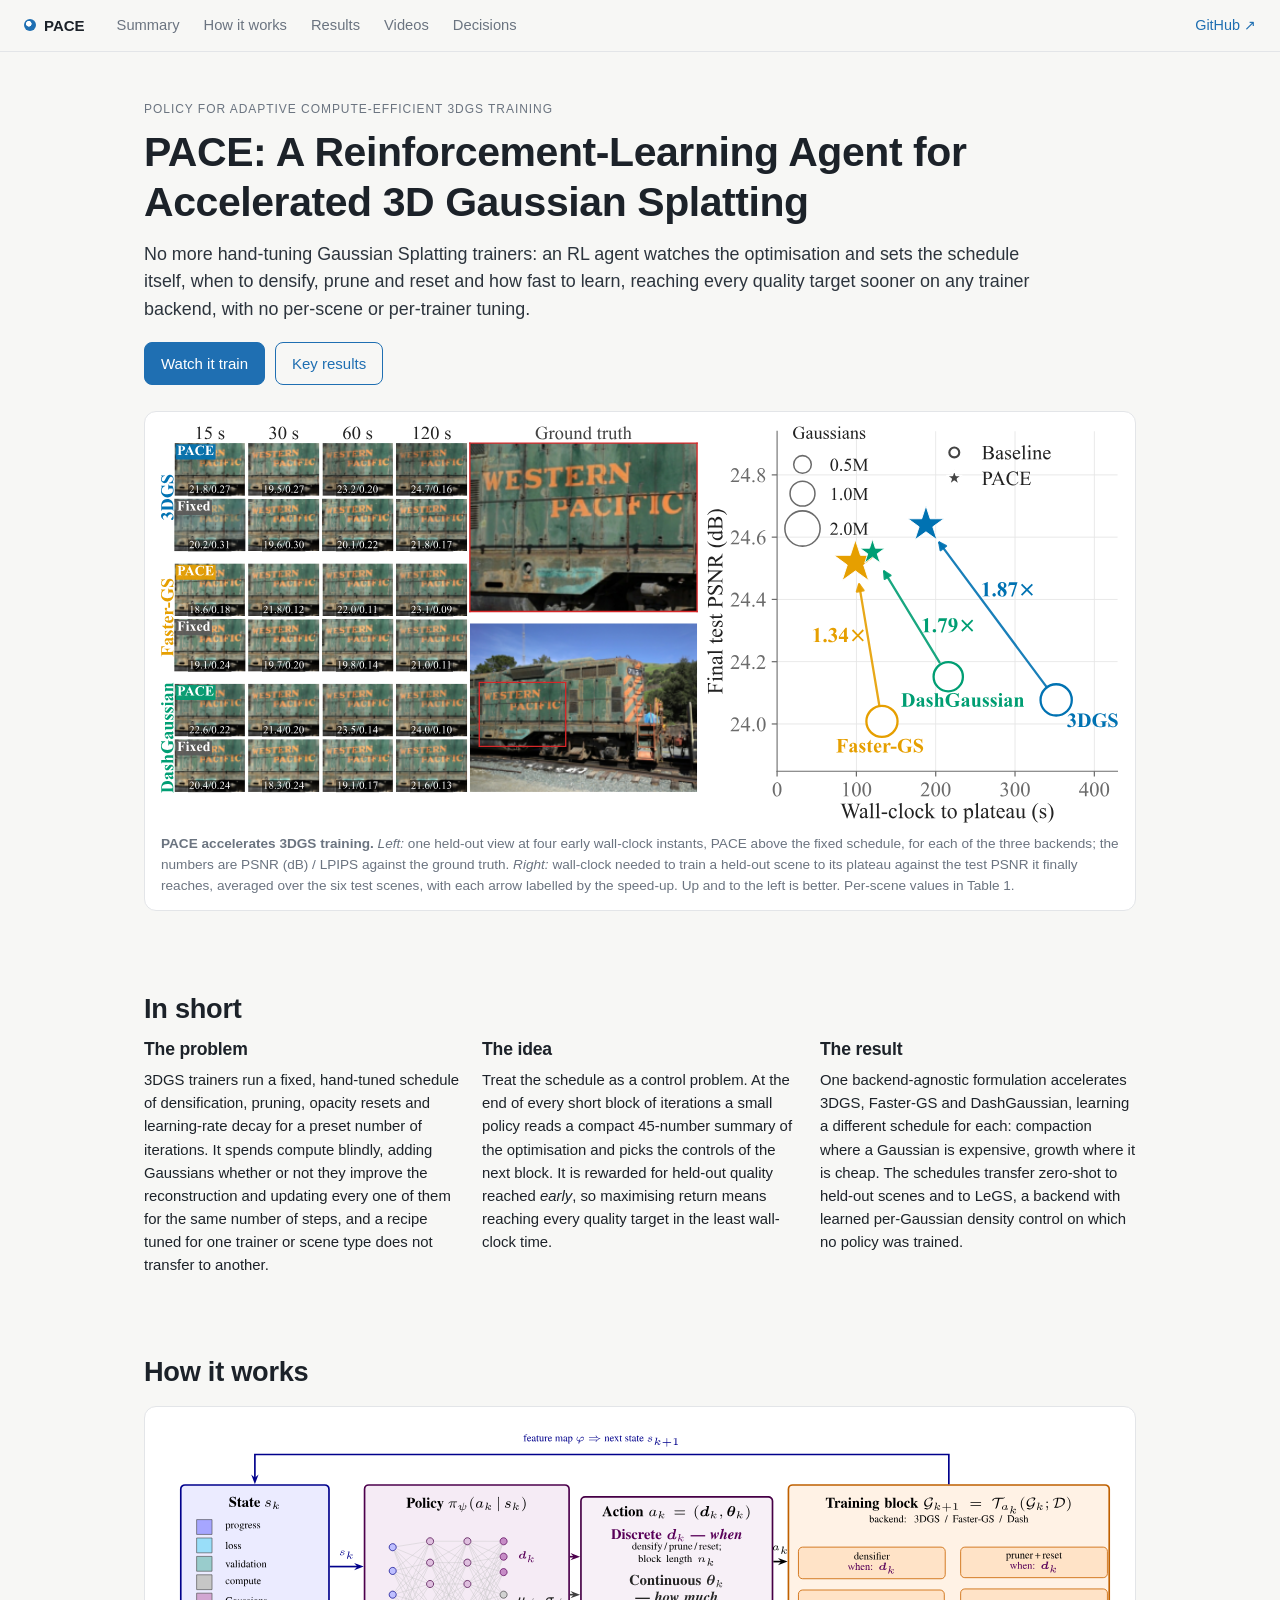
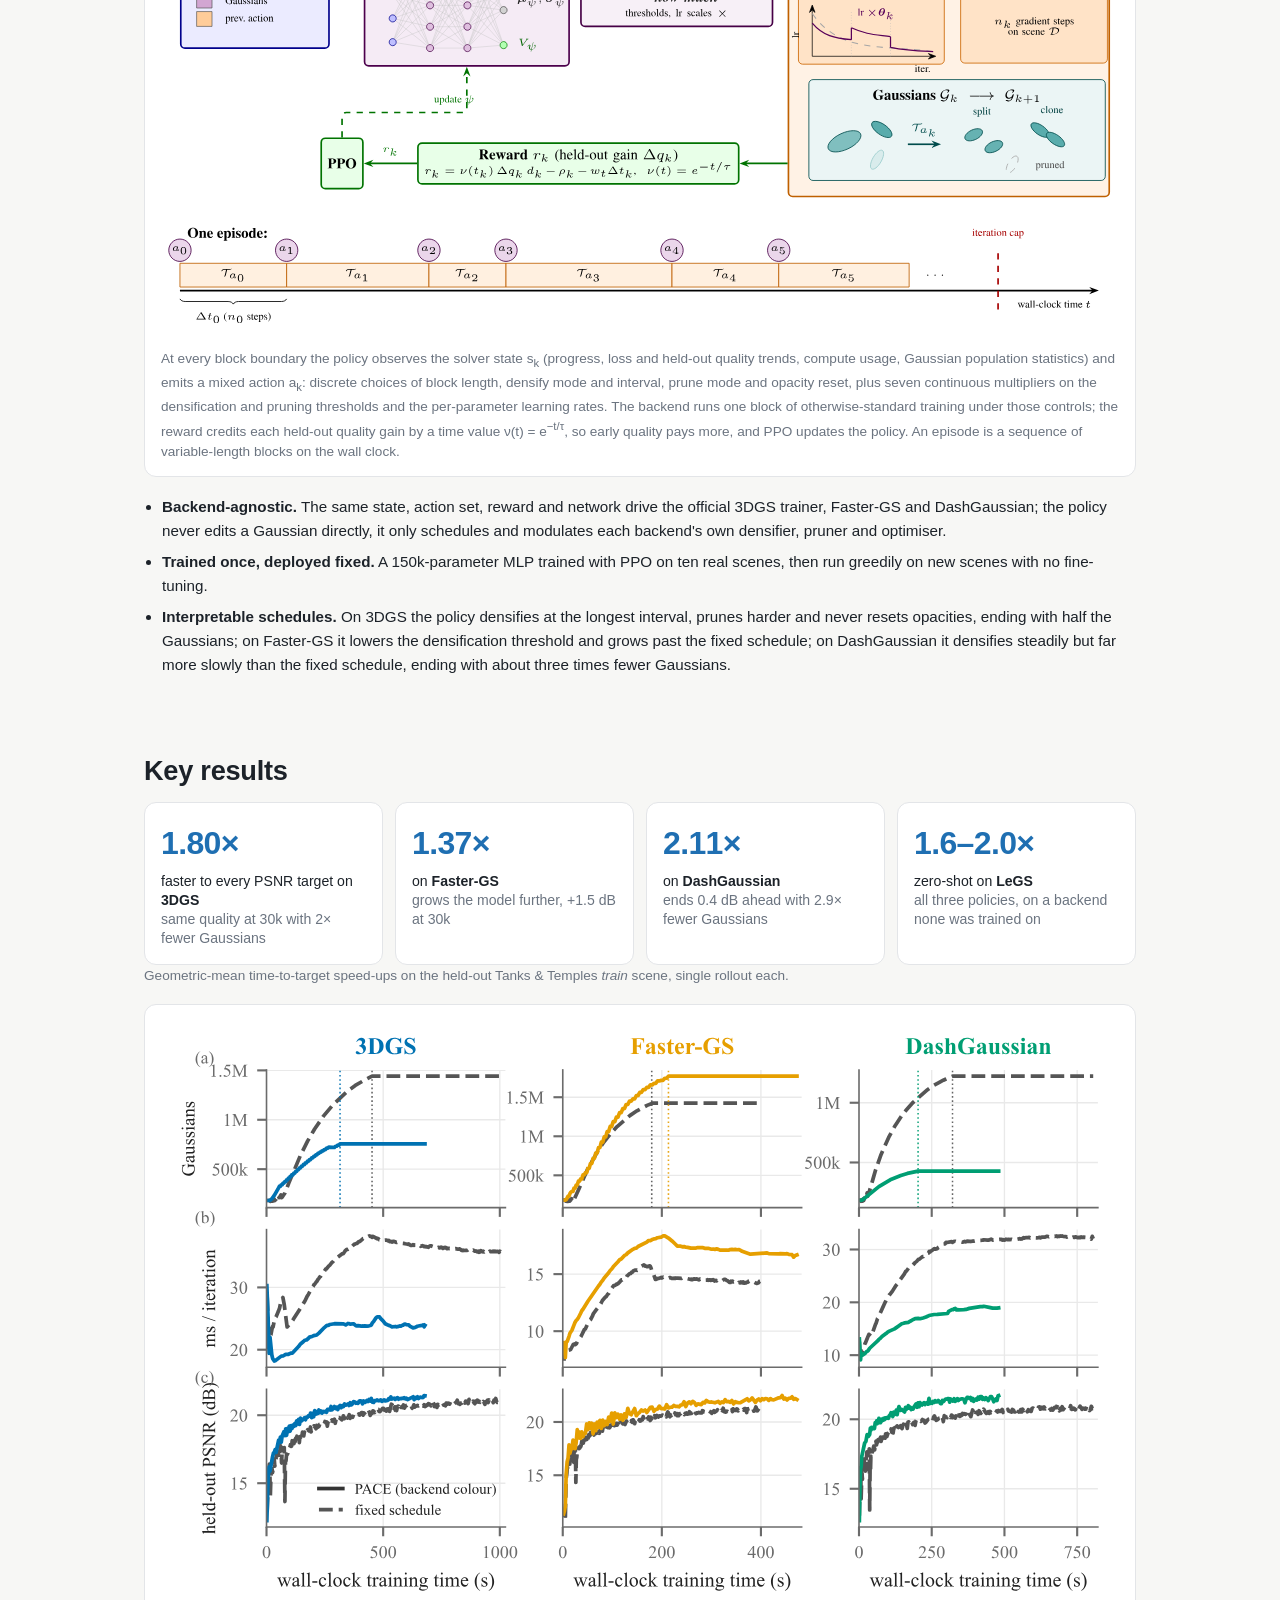
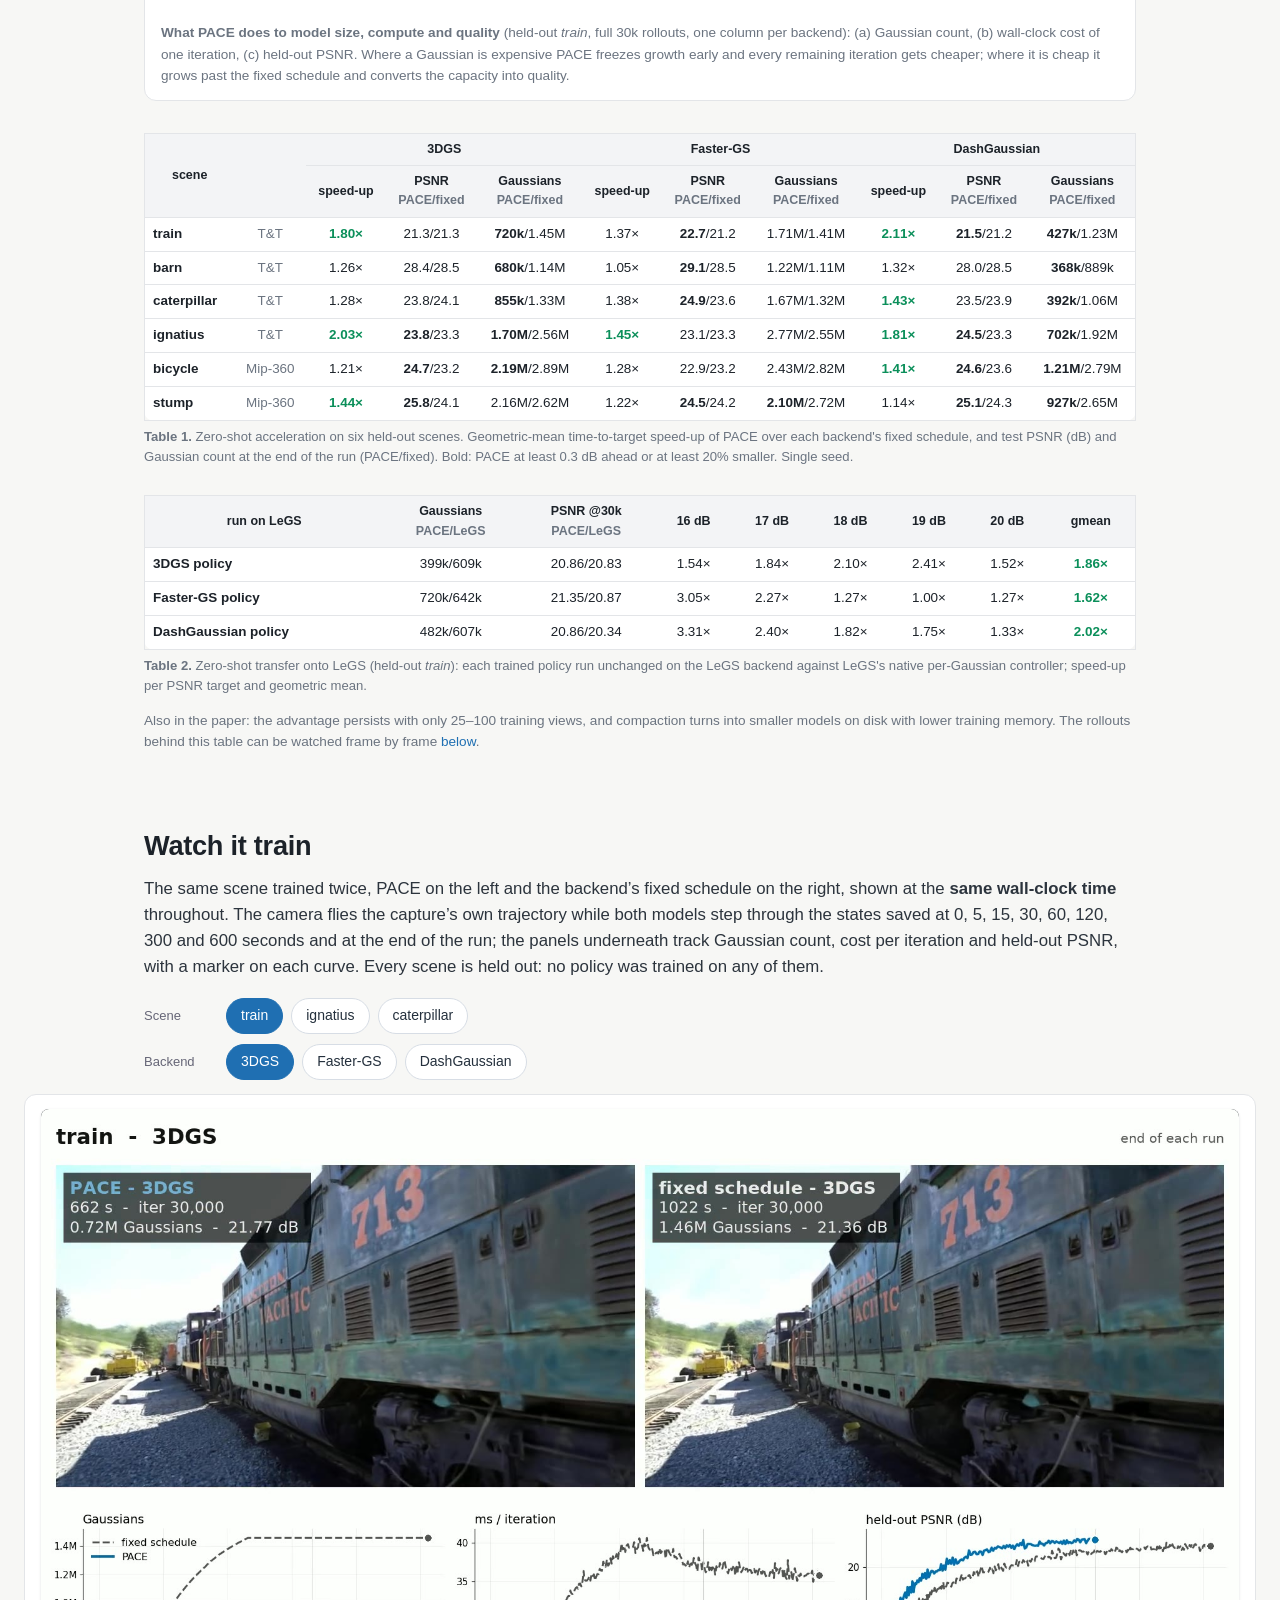
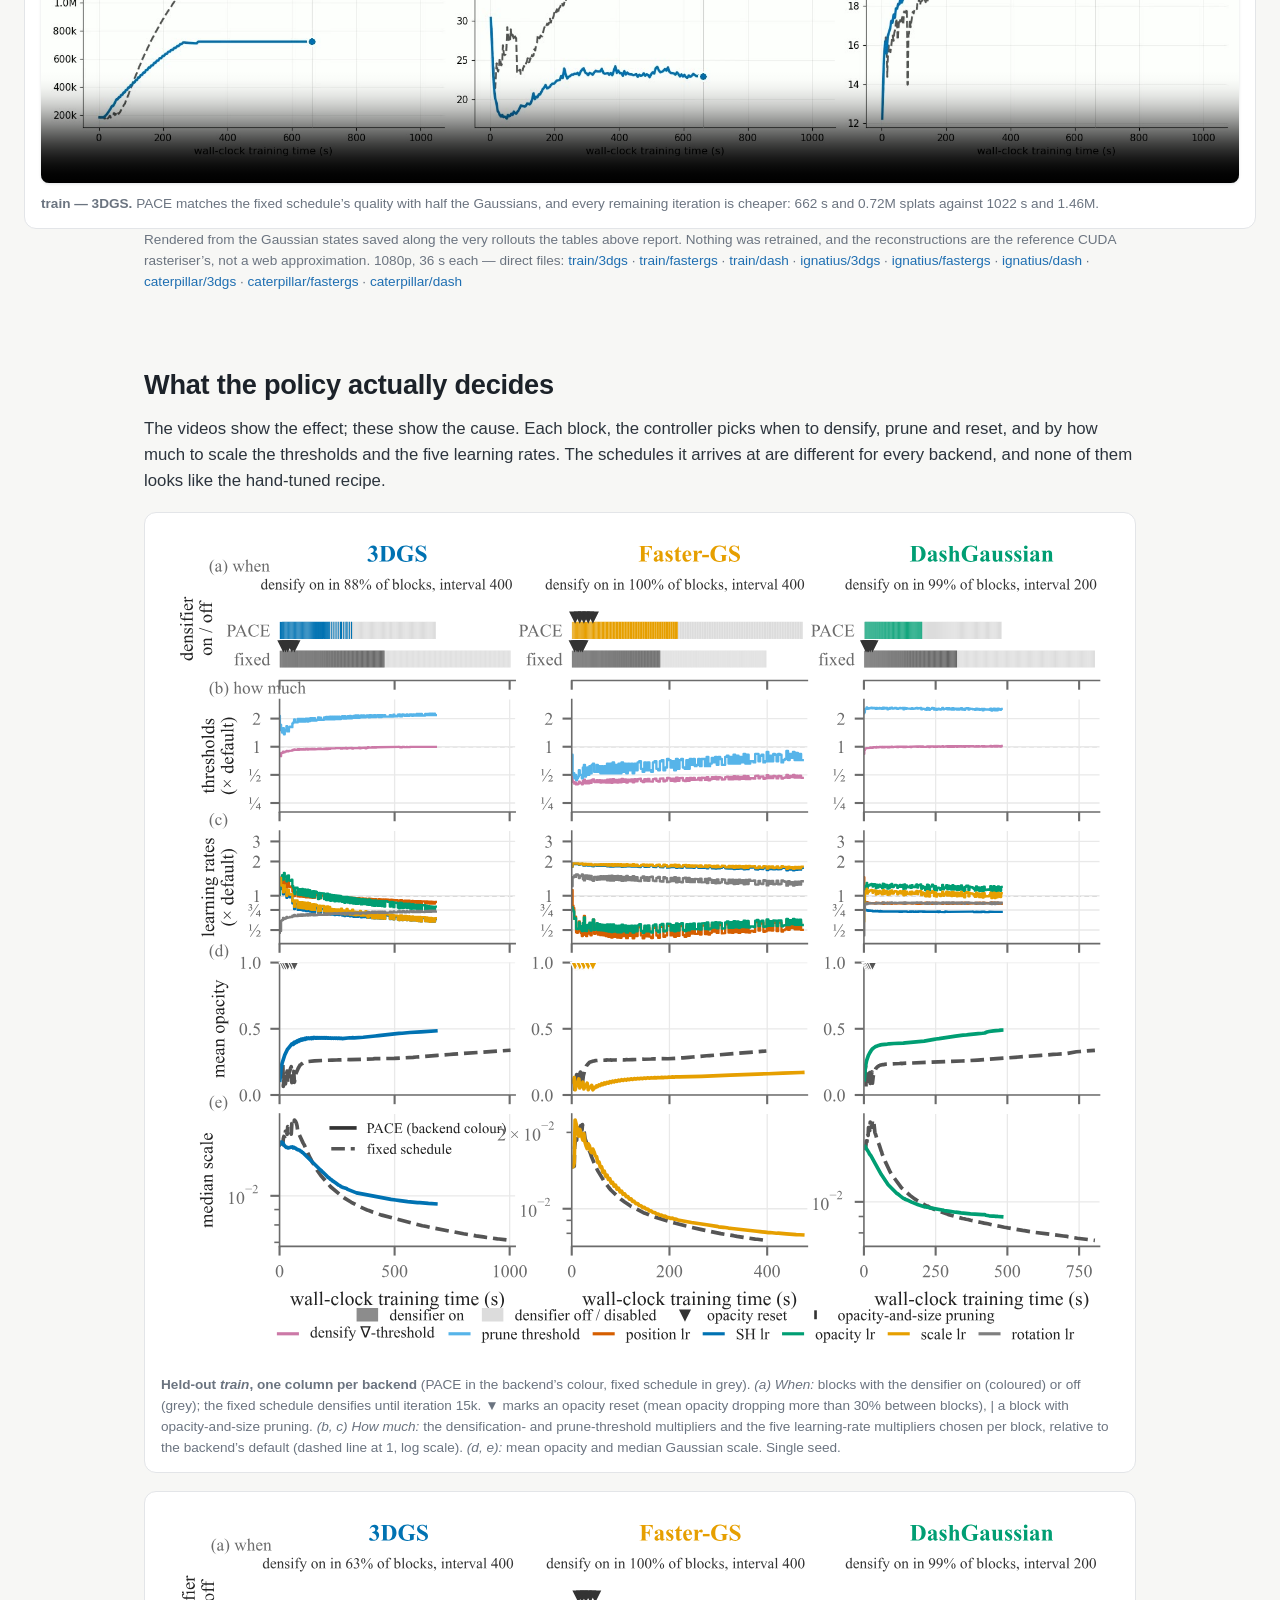
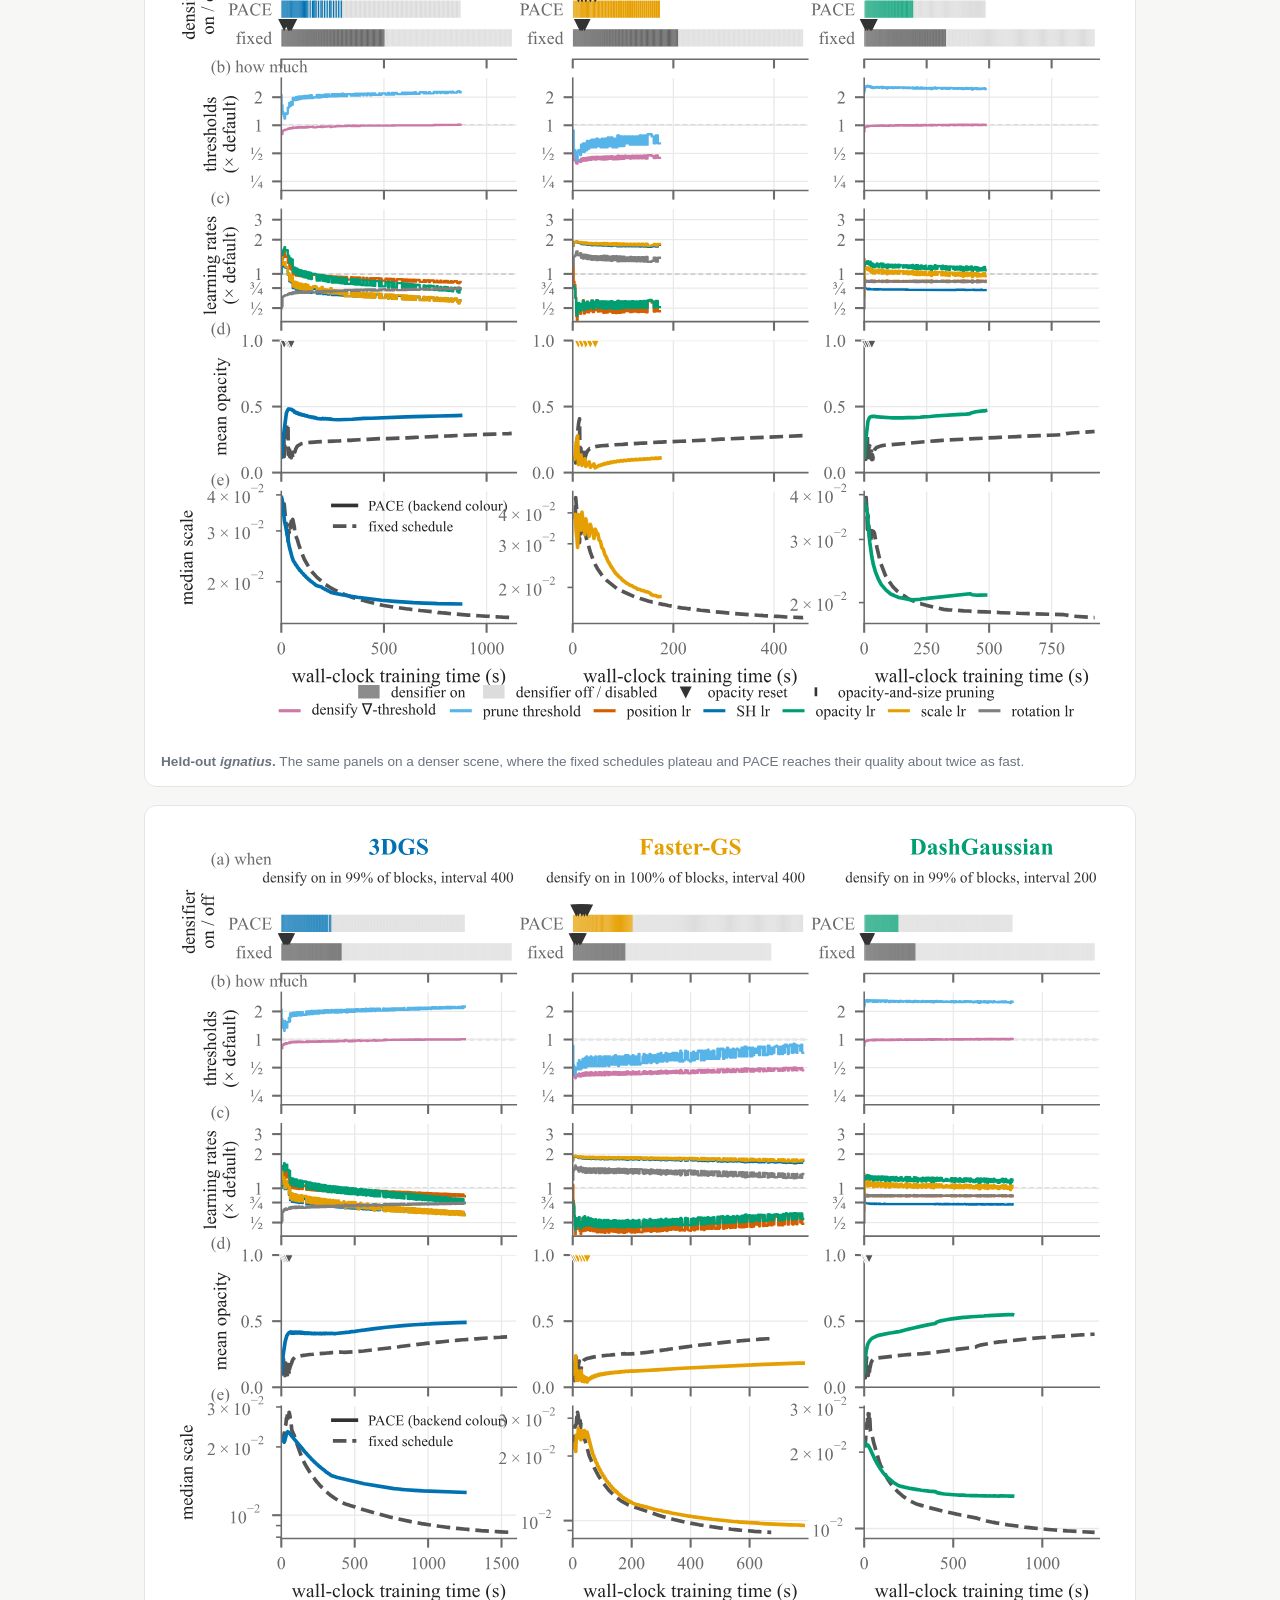
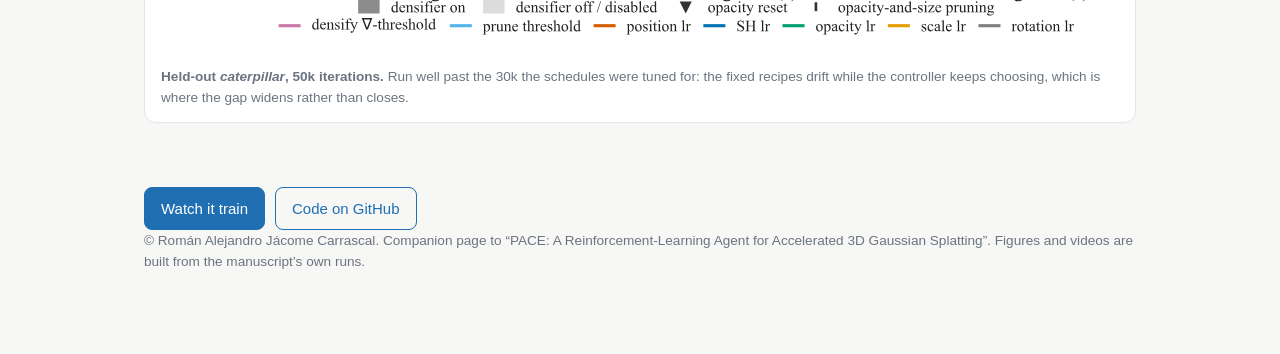
<file: website/index.html>
<!doctype html>
<html lang="en">
<head>
<meta charset="utf-8">
<meta name="viewport" content="width=device-width, initial-scale=1">
<title>PACE: A Reinforcement-Learning Agent for Accelerated 3D Gaussian Splatting</title>
<meta name="description" content="PACE puts a reinforcement-learning agent in charge of the Gaussian Splatting training schedule: it decides when to densify, prune and reset and how fast to learn, reaching every quality target sooner than hand-tuned schedules on 3DGS, Faster-GS and DashGaussian, and transferring zero-shot to LeGS.">
<link rel="icon" href="data:image/svg+xml,%3Csvg xmlns='http://www.w3.org/2000/svg' viewBox='0 0 32 32'%3E%3Ccircle cx='16' cy='16' r='13' fill='%231f6fb2'/%3E%3Ccircle cx='16' cy='16' r='6' fill='%23fff'/%3E%3C/svg%3E">
<link rel="stylesheet" href="css/site.css">
</head>
<body>
<header class="top">
  <a class="brand" href="#top"><span class="dot"></span>PACE</a>
  <nav>
    <a href="#summary">Summary</a>
    <a href="#workflow">How it works</a>
    <a href="#results">Results</a>
    <a href="#videos">Videos</a>
    <a href="#actions">Decisions</a>
  </nav>
  <a class="gh" href="https://github.com/romanjacome99/Agentic3DGS" target="_blank" rel="noopener">GitHub ↗</a>
</header>

<main id="top">
<section class="landing-hero wrap">
  <p class="kicker">Policy for Adaptive Compute-Efficient 3DGS training</p>
  <h1>PACE: A Reinforcement-Learning Agent for Accelerated 3D Gaussian Splatting</h1>
  <p class="tldr">No more hand-tuning Gaussian Splatting trainers: an RL agent watches the optimisation and sets the schedule itself, when to densify, prune and reset and how fast to learn, reaching every quality target sooner on any trainer backend, with no per-scene or per-trainer tuning.</p>
  <div class="cta">
    <a class="btn" href="#videos">Watch it train</a>
    <a class="btn-ghost" href="#results">Key results</a>
  </div>
  <figure class="pfig teaser">
    <img src="figures/teaser.svg" alt="Left: one held-out view at four early wall-clock instants, PACE above the fixed schedule, for each of the three backends. Right: wall-clock to train a held-out scene to its plateau against the test PSNR finally reached, averaged over the six test scenes, with arrows labelled by speed-up.">
    <figcaption><b>PACE accelerates 3DGS training.</b> <em>Left:</em> one held-out view at four early wall-clock instants, PACE above the fixed schedule, for each of the three backends; the numbers are PSNR&nbsp;(dB)&nbsp;/&nbsp;LPIPS against the ground truth. <em>Right:</em> wall-clock needed to train a held-out scene to its plateau against the test PSNR it finally reaches, averaged over the six test scenes, with each arrow labelled by the speed-up. Up and to the left is better. Per-scene values in Table&nbsp;1.</figcaption>
  </figure>
</section>

<section id="summary" class="wrap">
  <h2>In short</h2>
  <div class="cols3">
    <div><h3>The problem</h3><p>3DGS trainers run a fixed, hand-tuned schedule of densification, pruning, opacity resets and learning-rate decay for a preset number of iterations. It spends compute blindly, adding Gaussians whether or not they improve the reconstruction and updating every one of them for the same number of steps, and a recipe tuned for one trainer or scene type does not transfer to another.</p></div>
    <div><h3>The idea</h3><p>Treat the schedule as a control problem. At the end of every short block of iterations a small policy reads a compact 45-number summary of the optimisation and picks the controls of the next block. It is rewarded for held-out quality reached <em>early</em>, so maximising return means reaching every quality target in the least wall-clock time.</p></div>
    <div><h3>The result</h3><p>One backend-agnostic formulation accelerates 3DGS, Faster-GS and DashGaussian, learning a different schedule for each: compaction where a Gaussian is expensive, growth where it is cheap. The schedules transfer zero-shot to held-out scenes and to LeGS, a backend with learned per-Gaussian density control on which no policy was trained.</p></div>
  </div>
</section>

<section id="workflow" class="wrap">
  <h2>How it works</h2>
  <figure class="pfig">
    <img src="figures/method_overview.svg" alt="Control loop: state, policy, action, training block on a pluggable backend, reward and PPO update; below, one episode as variable-length blocks on the wall clock.">
    <figcaption>At every block boundary the policy observes the solver state s<sub>k</sub> (progress, loss and held-out quality trends, compute usage, Gaussian population statistics) and emits a mixed action a<sub>k</sub>: discrete choices of block length, densify mode and interval, prune mode and opacity reset, plus seven continuous multipliers on the densification and pruning thresholds and the per-parameter learning rates. The backend runs one block of otherwise-standard training under those controls; the reward credits each held-out quality gain by a time value &nu;(t) = e<sup>&minus;t/&tau;</sup>, so early quality pays more, and PPO updates the policy. An episode is a sequence of variable-length blocks on the wall clock.</figcaption>
  </figure>
  <ul class="facts">
    <li><b>Backend-agnostic.</b> The same state, action set, reward and network drive the official 3DGS trainer, Faster-GS and DashGaussian; the policy never edits a Gaussian directly, it only schedules and modulates each backend's own densifier, pruner and optimiser.</li>
    <li><b>Trained once, deployed fixed.</b> A 150k-parameter MLP trained with PPO on ten real scenes, then run greedily on new scenes with no fine-tuning.</li>
    <li><b>Interpretable schedules.</b> On 3DGS the policy densifies at the longest interval, prunes harder and never resets opacities, ending with half the Gaussians; on Faster-GS it lowers the densification threshold and grows past the fixed schedule; on DashGaussian it densifies steadily but far more slowly than the fixed schedule, ending with about three times fewer Gaussians.</li>
  </ul>
</section>

<section id="results" class="wrap">
  <h2>Key results</h2>
  <div class="tiles tiles-row">
    <div class="tile"><div class="tile-n">1.80×</div><div class="tile-l">faster to every PSNR target on <b>3DGS</b><br><span class="dim">same quality at 30k with 2× fewer Gaussians</span></div></div>
    <div class="tile"><div class="tile-n">1.37×</div><div class="tile-l">on <b>Faster-GS</b><br><span class="dim">grows the model further, +1.5 dB at 30k</span></div></div>
    <div class="tile"><div class="tile-n">2.11×</div><div class="tile-l">on <b>DashGaussian</b><br><span class="dim">ends 0.4 dB ahead with 2.9× fewer Gaussians</span></div></div>
    <div class="tile"><div class="tile-n">1.6–2.0×</div><div class="tile-l">zero-shot on <b>LeGS</b><br><span class="dim">all three policies, on a backend none was trained on</span></div></div>
  </div>
  <p class="dim small">Geometric-mean time-to-target speed-ups on the held-out Tanks&nbsp;&amp;&nbsp;Temples <i>train</i> scene, single rollout each.</p>
  <figure class="pfig">
    <img src="figures/pace_mechanism.svg" alt="Gaussian count, milliseconds per iteration and held-out PSNR over wall-clock for PACE and the fixed schedule on three backends." loading="lazy">
    <figcaption><b>What PACE does to model size, compute and quality</b> (held-out <i>train</i>, full 30k rollouts, one column per backend): (a) Gaussian count, (b) wall-clock cost of one iteration, (c) held-out PSNR. Where a Gaussian is expensive PACE freezes growth early and every remaining iteration gets cheaper; where it is cheap it grows past the fixed schedule and converts the capacity into quality.</figcaption>
  </figure>
<!-- TABLES:START -->
<div class="table-wrap"><table class="rt">
<thead><tr><th rowspan="2">scene</th><th rowspan="2"></th><th colspan="3">3DGS</th><th colspan="3">Faster-GS</th><th colspan="3">DashGaussian</th></tr>
<tr><th>speed-up</th><th>PSNR<br><span class="dim">PACE/fixed</span></th><th>Gaussians<br><span class="dim">PACE/fixed</span></th><th>speed-up</th><th>PSNR<br><span class="dim">PACE/fixed</span></th><th>Gaussians<br><span class="dim">PACE/fixed</span></th><th>speed-up</th><th>PSNR<br><span class="dim">PACE/fixed</span></th><th>Gaussians<br><span class="dim">PACE/fixed</span></th></tr></thead>
<tbody><tr><th>train</th><td class='dim'>T&T</td><td class="hi">1.80×</td><td>21.3/21.3</td><td><b>720k</b>/1.45M</td><td class="">1.37×</td><td><b>22.7</b>/21.2</td><td>1.71M/1.41M</td><td class="hi">2.11×</td><td><b>21.5</b>/21.2</td><td><b>427k</b>/1.23M</td></tr><tr><th>barn</th><td class='dim'>T&T</td><td class="">1.26×</td><td>28.4/28.5</td><td><b>680k</b>/1.14M</td><td class="">1.05×</td><td><b>29.1</b>/28.5</td><td>1.22M/1.11M</td><td class="">1.32×</td><td>28.0/28.5</td><td><b>368k</b>/889k</td></tr><tr><th>caterpillar</th><td class='dim'>T&T</td><td class="">1.28×</td><td>23.8/24.1</td><td><b>855k</b>/1.33M</td><td class="">1.38×</td><td><b>24.9</b>/23.6</td><td>1.67M/1.32M</td><td class="hi">1.43×</td><td>23.5/23.9</td><td><b>392k</b>/1.06M</td></tr><tr><th>ignatius</th><td class='dim'>T&T</td><td class="hi">2.03×</td><td><b>23.8</b>/23.3</td><td><b>1.70M</b>/2.56M</td><td class="hi">1.45×</td><td>23.1/23.3</td><td>2.77M/2.55M</td><td class="hi">1.81×</td><td><b>24.5</b>/23.3</td><td><b>702k</b>/1.92M</td></tr><tr><th>bicycle</th><td class='dim'>Mip-360</td><td class="">1.21×</td><td><b>24.7</b>/23.2</td><td><b>2.19M</b>/2.89M</td><td class="">1.28×</td><td>22.9/23.2</td><td>2.43M/2.82M</td><td class="hi">1.41×</td><td><b>24.6</b>/23.6</td><td><b>1.21M</b>/2.79M</td></tr><tr><th>stump</th><td class='dim'>Mip-360</td><td class="hi">1.44×</td><td><b>25.8</b>/24.1</td><td>2.16M/2.62M</td><td class="">1.22×</td><td><b>24.5</b>/24.2</td><td><b>2.10M</b>/2.72M</td><td class="">1.14×</td><td><b>25.1</b>/24.3</td><td><b>927k</b>/2.65M</td></tr></tbody></table></div>
<p class="cap"><b>Table 1.</b> Zero-shot acceleration on six held-out scenes. Geometric-mean time-to-target speed-up of PACE over each backend's fixed schedule, and test PSNR (dB) and Gaussian count at the end of the run (PACE/fixed). Bold: PACE at least 0.3 dB ahead or at least 20% smaller. Single seed.</p>
<div class="table-wrap"><table class="rt">
<thead><tr><th>run on LeGS</th><th>Gaussians<br><span class="dim">PACE/LeGS</span></th><th>PSNR @30k<br><span class="dim">PACE/LeGS</span></th><th>16 dB</th><th>17 dB</th><th>18 dB</th><th>19 dB</th><th>20 dB</th><th>gmean</th></tr></thead>
<tbody><tr><th>3DGS policy</th><td>399k/609k</td><td>20.86/20.83</td><td>1.54×</td> <td>1.84×</td> <td>2.10×</td> <td>2.41×</td> <td>1.52×</td><td class='hi'><b>1.86×</b></td></tr><tr><th>Faster-GS policy</th><td>720k/642k</td><td>21.35/20.87</td><td>3.05×</td> <td>2.27×</td> <td>1.27×</td> <td>1.00×</td> <td>1.27×</td><td class='hi'><b>1.62×</b></td></tr><tr><th>DashGaussian policy</th><td>482k/607k</td><td>20.86/20.34</td><td>3.31×</td> <td>2.40×</td> <td>1.82×</td> <td>1.75×</td> <td>1.33×</td><td class='hi'><b>2.02×</b></td></tr></tbody></table></div>
<p class="cap"><b>Table 2.</b> Zero-shot transfer onto LeGS (held-out <i>train</i>): each trained policy run unchanged on the LeGS backend against LeGS's native per-Gaussian controller; speed-up per PSNR target and geometric mean.</p>
<!-- TABLES:END -->
  <p class="dim small">Also in the paper: the advantage persists with only 25–100 training views, and compaction turns into smaller models on disk with lower training memory. The rollouts behind this table can be watched frame by frame <a href="#videos">below</a>.</p>
</section>

<section id="videos" class="wrap vwide">
  <h2>Watch it train</h2>
  <p class="lede">The same scene trained twice, PACE on the left and the backend&rsquo;s fixed schedule on the right,
  shown at the <b>same wall-clock time</b> throughout. The camera flies the capture&rsquo;s own trajectory while both
  models step through the states saved at 0, 5, 15, 30, 60, 120, 300 and 600&nbsp;seconds and at the end of the run;
  the panels underneath track Gaussian count, cost per iteration and held-out PSNR, with a marker on each curve.
  Every scene is held out: no policy was trained on any of them.</p>

  <div class="vpick">
    <div class="vrow"><span class="vlab">Scene</span>
      <button class="vbtn is-on" data-scene="train">train</button>
      <button class="vbtn" data-scene="ignatius">ignatius</button>
      <button class="vbtn" data-scene="caterpillar">caterpillar</button>
    </div>
    <div class="vrow"><span class="vlab">Backend</span>
      <button class="vbtn is-on" data-backend="3dgs">3DGS</button>
      <button class="vbtn" data-backend="fastergs">Faster-GS</button>
      <button class="vbtn" data-backend="dash">DashGaussian</button>
    </div>
  </div>

  <figure class="vwrap pfig">
    <video id="evo" controls preload="none" playsinline poster="videos/train_3dgs.jpg">
      <source src="videos/train_3dgs.mp4" type="video/mp4">
      <p>Your browser cannot play this video. <a href="videos/train_3dgs.mp4">Download it instead</a>.</p>
    </video>
    <figcaption id="evocap"><b>train &mdash; 3DGS.</b> PACE matches the fixed schedule&rsquo;s quality with half the
    Gaussians, and every remaining iteration is cheaper: 662&nbsp;s and 0.72M splats against 1022&nbsp;s and 1.46M.</figcaption>
  </figure>

  <p class="dim small">Rendered from the Gaussian states saved along the very rollouts the tables above report.
  Nothing was retrained, and the reconstructions are the reference CUDA rasteriser&rsquo;s, not a web approximation.
  1080p, 36&nbsp;s each &mdash; direct files:
  <span id="vlinks"></span></p>
</section>

<section id="actions" class="wrap">
  <h2>What the policy actually decides</h2>
  <p class="lede">The videos show the effect; these show the cause. Each block, the controller picks when to densify,
  prune and reset, and by how much to scale the thresholds and the five learning rates. The schedules it arrives at are
  different for every backend, and none of them looks like the hand-tuned recipe.</p>

  <figure class="pfig">
    <img src="figures/pace_mechanism_actions.svg" loading="lazy"
         alt="Per-block decisions on train for three backends: densifier on or off, opacity resets, pruning blocks, threshold and learning-rate multipliers, mean opacity and median scale.">
    <figcaption><b>Held-out <i>train</i>, one column per backend</b> (PACE in the backend&rsquo;s colour, fixed schedule in grey).
    <em>(a) When:</em> blocks with the densifier on (coloured) or off (grey); the fixed schedule densifies until iteration 15k.
    &#9660; marks an opacity reset (mean opacity dropping more than 30% between blocks), | a block with opacity-and-size pruning.
    <em>(b, c) How much:</em> the densification- and prune-threshold multipliers and the five learning-rate multipliers chosen per
    block, relative to the backend&rsquo;s default (dashed line at 1, log scale). <em>(d, e):</em> mean opacity and median Gaussian
    scale. Single seed.</figcaption>
  </figure>

  <figure class="pfig">
    <img src="figures/pace_mechanism_ignatius_actions.svg" loading="lazy"
         alt="The same per-block decision panels for the held-out ignatius scene.">
    <figcaption><b>Held-out <i>ignatius</i>.</b> The same panels on a denser scene, where the fixed schedules plateau and PACE
    reaches their quality about twice as fast.</figcaption>
  </figure>

  <figure class="pfig">
    <img src="figures/pace_mechanism_caterpillar50k_actions.svg" loading="lazy"
         alt="The same per-block decision panels for caterpillar over a 50k-iteration rollout.">
    <figcaption><b>Held-out <i>caterpillar</i>, 50k iterations.</b> Run well past the 30k the schedules were tuned for: the fixed
    recipes drift while the controller keeps choosing, which is where the gap widens rather than closes.</figcaption>
  </figure>
</section>

<section class="wrap landing-foot">
  <div class="cta"><a class="btn" href="#videos">Watch it train</a><a class="btn-ghost" href="https://github.com/romanjacome99/Agentic3DGS" target="_blank" rel="noopener">Code on GitHub</a></div>
  <p class="dim small">© Román Alejandro Jácome Carrascal. Companion page to “PACE: A Reinforcement-Learning Agent for Accelerated 3D Gaussian Splatting”. Figures and videos are built from the manuscript&rsquo;s own runs.</p>
</section>
</main>
<script>
(function () {
  var CAP = {
    "train|3dgs": "<b>train &mdash; 3DGS.</b> PACE matches the fixed schedule\u2019s quality with half the Gaussians, and every remaining iteration is cheaper: 662\u00a0s and 0.72M splats against 1022\u00a0s and 1.46M.",
    "train|fastergs": "<b>train &mdash; Faster-GS.</b> The opposite trade: where a Gaussian is cheap the policy grows past the fixed schedule, to 1.73M against 1.39M, and spends the capacity on quality (+0.9\u00a0dB).",
    "train|dash": "<b>train &mdash; DashGaussian.</b> Compaction at its strongest: 451\u00a0s and 0.43M splats against 825\u00a0s and 1.22M, ending ahead on PSNR.",
    "ignatius|3dgs": "<b>ignatius &mdash; 3DGS.</b> The fixed schedule plateaus; PACE reaches the same quality about twice as fast and ends with a third fewer Gaussians.",
    "ignatius|fastergs": "<b>ignatius &mdash; Faster-GS.</b> The growth-oriented policy runs into the 3M-Gaussian safety rail at iteration 11.6k and stops there, the one case in the nine where it ends behind on final quality.",
    "ignatius|dash": "<b>ignatius &mdash; DashGaussian.</b> The strongest of the nine: 499\u00a0s, 0.71M and 24.06\u00a0dB against 825\u00a0s, 1.88M and 22.83\u00a0dB \u2014 faster, smaller and better.",
    "caterpillar|3dgs": "<b>caterpillar &mdash; 3DGS.</b> Same pattern as on train: growth frozen early, iterations cheaper from then on.",
    "caterpillar|fastergs": "<b>caterpillar &mdash; Faster-GS.</b> Grows past the schedule again and converts the capacity into quality.",
    "caterpillar|dash": "<b>caterpillar &mdash; DashGaussian.</b> 451\u00a0s and 0.39M splats against 670\u00a0s and 1.04M, at matched quality; the two renders are hard to tell apart."
  };
  var scene = "train", backend = "3dgs";
  var vid = document.getElementById("evo"), cap = document.getElementById("evocap");
  var src = vid.querySelector("source");

  document.getElementById("vlinks").innerHTML = Object.keys(CAP).map(function (k) {
    var n = k.replace("|", "_");
    return '<a href="videos/' + n + '.mp4">' + k.replace("|", "/") + "</a>";
  }).join(" &middot; ");

  function show() {
    var n = scene + "_" + backend;
    var playing = !vid.paused;
    src.src = "videos/" + n + ".mp4";
    vid.poster = "videos/" + n + ".jpg";
    vid.load();
    cap.innerHTML = CAP[scene + "|" + backend];
    if (playing) { vid.play(); }
  }
  document.querySelectorAll(".vbtn").forEach(function (b) {
    b.addEventListener("click", function () {
      var key = b.dataset.scene ? "scene" : "backend";
      var row = b.parentNode;
      row.querySelectorAll(".vbtn").forEach(function (o) { o.classList.remove("is-on"); });
      b.classList.add("is-on");
      if (key === "scene") { scene = b.dataset.scene; } else { backend = b.dataset.backend; }
      show();
    });
  });
})();
</script>
</body>
</html>
</file>
<file: website/css/site.css>
:root {
  --bg: #f7f7f5; --panel: #ffffff; --ink: #1c2229; --muted: #6b7480; --line: #e3e5e8;
  --agent: #1f6fb2; --base: #d97b1e; --accent: #1f6fb2; --hi: #0b8f5a;
  --mono: ui-monospace, SFMono-Regular, Menlo, Consolas, monospace;
  --sans: -apple-system, BlinkMacSystemFont, "Segoe UI", Inter, Roboto, Helvetica, Arial, sans-serif;
}
* { box-sizing: border-box; }
html { scroll-behavior: smooth; scroll-padding-top: 64px; }
body { margin: 0; background: var(--bg); color: var(--ink); font: 15px/1.55 var(--sans); }
a { color: var(--accent); text-decoration: none; }
a:hover { text-decoration: underline; }
code { font-family: var(--mono); font-size: 0.9em; background: #eef0f2; padding: 1px 5px; border-radius: 4px; }
h1, h2, h3, h4 { line-height: 1.2; margin: 0 0 .5em; letter-spacing: -0.01em; }
h2 { font-size: 1.7rem; margin-top: 0; }
h3 { font-size: 1.1rem; }
h4 { font-size: .95rem; color: #333; margin: 18px 0 8px; }
p { margin: 0 0 1em; }
.dim { color: var(--muted); }
.small { font-size: .85rem; }
b.hi { color: var(--hi); }
/* header */
.top { position: sticky; top: 0; z-index: 20; display: flex; align-items: center; gap: 22px; padding: 10px 24px; background: rgba(247,247,245,.92); backdrop-filter: blur(8px); border-bottom: 1px solid var(--line); }
.brand { font-weight: 700; color: var(--ink); display: flex; align-items: center; gap: 8px; }
.brand .dot { width: 12px; height: 12px; border-radius: 50%; background: radial-gradient(circle at 40% 40%, #fff 0 25%, var(--agent) 30%); }
.top nav { display: flex; gap: 4px; flex-wrap: wrap; }
.top nav a { color: var(--muted); padding: 4px 10px; border-radius: 6px; font-size: .92rem; }
.top nav a.on, .top nav a:hover { color: var(--ink); background: #ebedf0; text-decoration: none; }
.top .gh { margin-left: auto; font-size: .9rem; }
main { padding-bottom: 60px; }
.wrap { max-width: 1040px; margin: 0 auto; padding: 56px 24px 8px; }
.wrap.wide { max-width: 1280px; }
.kicker { text-transform: uppercase; letter-spacing: .08em; font-size: .75rem; color: var(--muted); margin-bottom: 10px; }
.lede { font-size: 1.05rem; color: #2c343d; }
.cta { display: flex; gap: 10px; flex-wrap: wrap; margin-top: 8px; }
.btn, .btn-ghost { display: inline-block; padding: 9px 16px; border-radius: 8px; font-weight: 600; border: 1px solid var(--accent); cursor: pointer; font: inherit; }
.btn { background: var(--accent); color: #fff; }
.btn-ghost { background: transparent; color: var(--accent); }
.btn:hover, .btn-ghost:hover { text-decoration: none; filter: brightness(1.08); }
.tiles { display: grid; grid-template-columns: 1fr 1fr; gap: 12px; }
.tile { background: var(--panel); border: 1px solid var(--line); border-radius: 12px; padding: 16px; }
.tile-n { font-size: 2rem; font-weight: 700; color: var(--agent); letter-spacing: -0.02em; }
.tile-l { font-size: .88rem; line-height: 1.35; margin-top: 4px; }
.cols3 { display: grid; grid-template-columns: repeat(3, 1fr); gap: 22px; }
.cols3 p, .cols2 li { font-size: .93rem; }
.v-controls .btn-ghost { padding: 4px 10px; font-size: .85rem; font-weight: 500; }
.tip .dim { color: #b8c0c8; }
.frow-label .dim { font-weight: 400; font-size: .75rem; }
.table-wrap { overflow-x: auto; }

@media (max-width: 900px) {
  .cols3, .cols2, .card-grid, .v-below { grid-template-columns: 1fr; }
  .top nav { display: none; }
}

@media (max-width: 600px) {
  .wrap, .hero { padding-left: 16px; padding-right: 16px; }
}
.matrix.overview .cell-big.hi { color: var(--hi); }
.matrix.overview .cell-big.lo { color: #b3261e; }
/* paper figures */
.pfig { margin: 18px 0; background: var(--panel); border: 1px solid var(--line); border-radius: 12px; padding: 14px 16px; }
.pfig img { width: 100%; height: auto; display: block; }
.pfig.half img { max-width: 560px; margin: 0 auto; }
.pfig figcaption { font-size: .85rem; color: var(--muted); margin-top: 10px; }
/* landing page */
.landing-hero { padding-top: 48px; }
.landing-hero h1 { font-size: clamp(1.8rem, 3.2vw, 2.6rem); margin-bottom: 14px; max-width: 900px; }
.tldr { font-size: 1.12rem; color: #2c343d; max-width: 900px; }
.pfig.teaser { margin-top: 26px; }
.tiles-row { grid-template-columns: repeat(4, 1fr); }
.facts { padding-left: 18px; font-size: .95rem; }
.facts li { margin-bottom: 8px; }
.rt { border-collapse: collapse; width: 100%; font-size: .84rem; background: var(--panel); border: 1px solid var(--line); border-radius: 10px; margin-top: 14px; }
.rt th, .rt td { padding: 6px 8px; text-align: center; border-bottom: 1px solid var(--line); white-space: nowrap; }
.rt thead th { background: #f3f4f6; font-weight: 600; font-size: .78rem; }
.rt tbody th { text-align: left; font-weight: 600; }
.rt td.hi { color: var(--hi); font-weight: 600; }
.rt td.lo { color: #b3261e; }
.cap { font-size: .82rem; color: var(--muted); margin: 6px 0 14px; }
.landing-foot { padding-top: 30px; }

@media (max-width: 900px) {
  .tiles-row { grid-template-columns: repeat(2, 1fr); }
}
/* ---- video picker (landing) ------------------------------------------------ */
.vpick { display: flex; flex-direction: column; gap: 10px; margin: 18px 0 14px; }
.vrow { display: flex; flex-wrap: wrap; align-items: center; gap: 8px; }
.vlab { font-size: 13px; color: var(--dim, #667); width: 74px; flex: none; }
.vbtn { font: inherit; font-size: 14px; padding: 6px 14px; border-radius: 999px; cursor: pointer;
        border: 1px solid #d7dde5; background: #fff; color: #24303d; }
.vbtn:hover { border-color: #9fb3c8; }
.vbtn.is-on { background: #1f6fb2; border-color: #1f6fb2; color: #fff; }
.vwrap { margin: 0; }
.vwrap video { width: 100%; height: auto; display: block; border-radius: 8px;
               background: #0d1117; box-shadow: 0 1px 3px rgba(16,24,40,.12); }

@media (max-width: 640px) {
  .vlab { width: 100%; }
}

/* The video carries burned-in text and three curve panels, so it needs more width than the
   1040px reading column; it breaks out to the viewport while its section text stays aligned. */
.wrap.vwide { max-width: 1560px; }
.wrap.vwide > h2, .wrap.vwide > .lede, .wrap.vwide > .dim, .wrap.vwide > .vpick {
  max-width: 992px; margin-left: auto; margin-right: auto;
}
@media (max-width: 1100px) { .wrap.vwide { max-width: 1040px; } }
</file>
